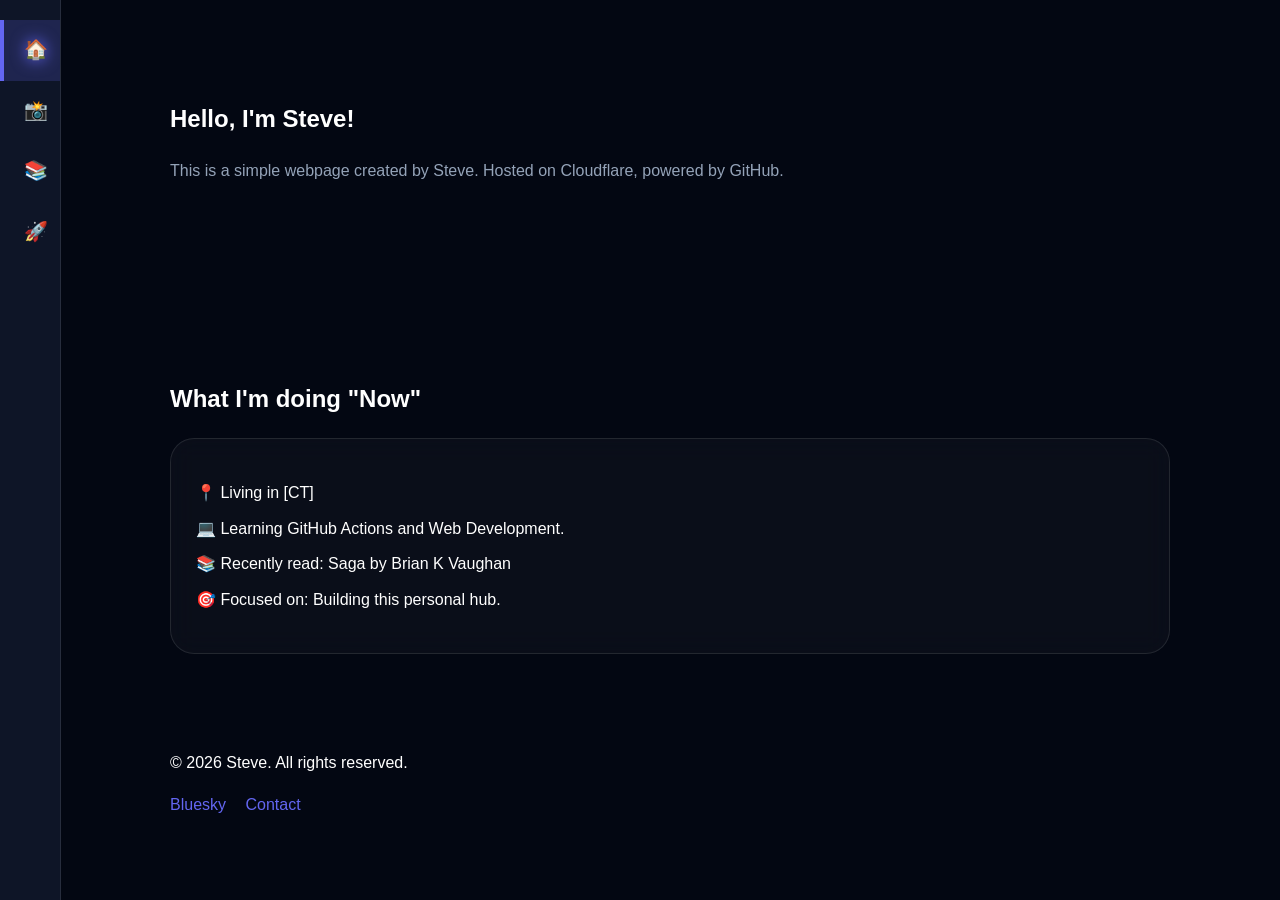
<file: index.html>
<!DOCTYPE html>
<html lang="en">
<head>
    <meta charset="UTF-8">
    <meta name="viewport" content="width=device-width, initial-scale=1.0">
    <title>My Website</title>

    <link rel="stylesheet" href="style.css">
</head>
<body data-page="index">
<nav class="side-nav"></nav>

<main id="home">
    <section class="content-section entrance-anim">
        <h1>Hello, I'm Steve!</h1>
        <p style="color: var(--text-dim);">This is a simple webpage created by Steve. Hosted on Cloudflare, powered by GitHub.</p>
    </section>

    <section id="now" class="content-section entrance-anim">
        <h2>What I'm doing "Now"</h2>
        <div class="card">
            <ul style="list-style: none; padding: 0;">
                <li style="margin-bottom: 10px;">📍 Living in [CT]</li>
                <li style="margin-bottom: 10px;">💻 Learning GitHub Actions and Web Development.</li>
                <li id="reading-link" style="margin-bottom: 10px;">📚 Recently read: [Saga by Brian K Vaughan]</li>
                <li style="margin-bottom: 10px;">🎯 Focused on: Building this personal hub.</li>
            </ul>
        </div>
    </section>
</main>

<footer>
    <div class="footer-content content-section" style="padding-top: 0;">
        <p>&copy; 2026 Steve. All rights reserved.</p>
        <nav>
            <a href="https://bsky.app/profile/kapalaga.com" style="color: #6366f1; text-decoration: none; margin-right: 15px;">Bluesky</a>
            <a href="mailto:Stephen.kimbowa@yahoo.com" style="color: #6366f1; text-decoration: none;">Contact</a>
        </nav>
    </div>
</footer>

<script src="script.js"></script>
</body>
</html>
</file>
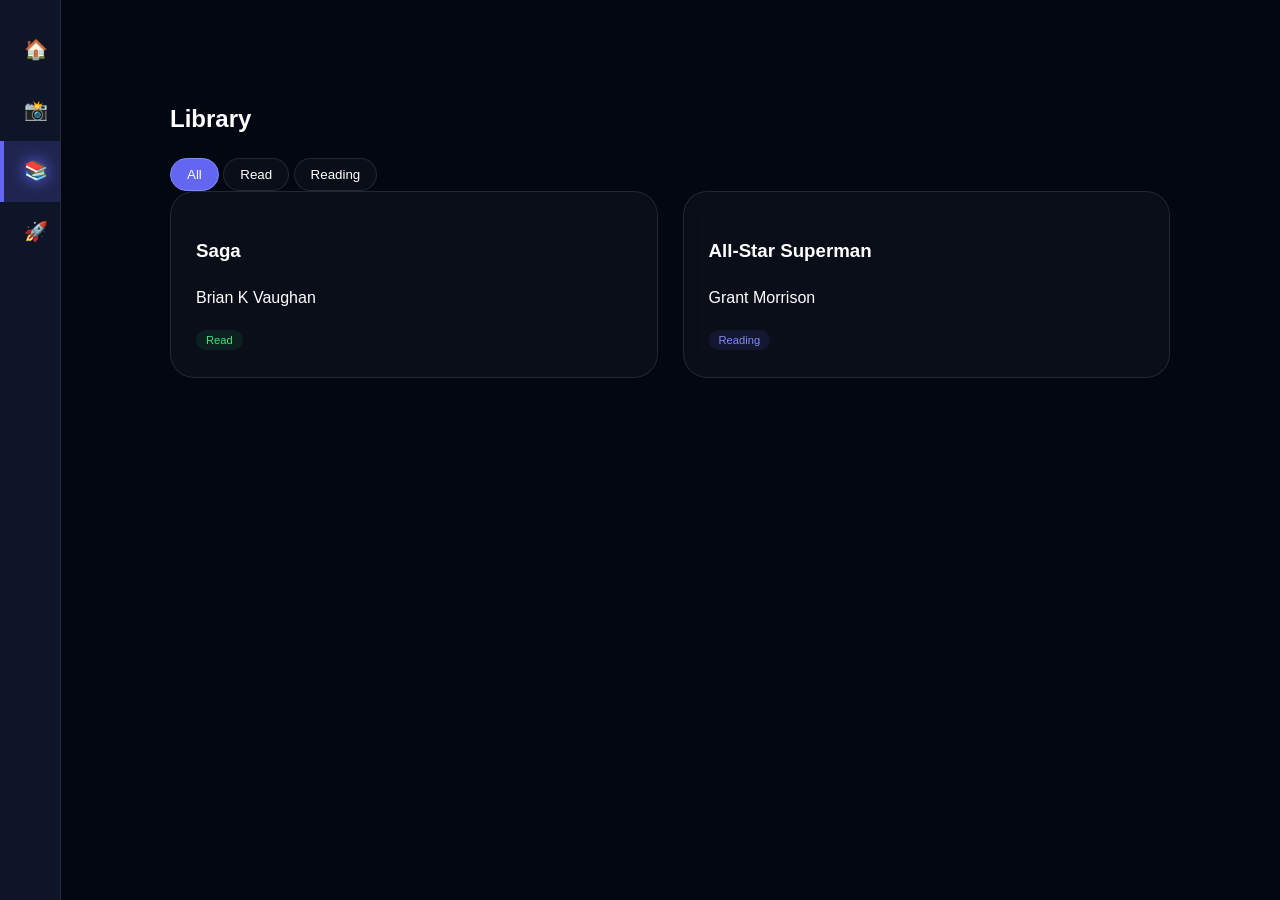
<file: library.html>
<!DOCTYPE html>
<html lang="en">
<head>
    <meta charset="UTF-8">
    <meta name="viewport" content="width=device-width, initial-scale=1.0">
    <title>My Library</title>
    <link rel="stylesheet" href="style.css?v=1.4">
</head>
<body>

<nav class="side-nav"></nav>



<main>
    <section id="books" class="content-section">
        <h2>Library</h2>

<div class="filter-controls">
    <button class="filter-btn active" data-filter="all">All</button>
    <button class="filter-btn" data-filter="finished">Read</button>
    <button class="filter-btn" data-filter="reading">Reading</button>
</div>

        <div class="book-grid">
            <div class="book-card">
                <div class="book-info">
                    <h3>Saga</h3>
                    <p class="author">Brian K Vaughan</p>
                    <span class="status-tag finished">Read</span>
                </div>
            </div>
            <div class="book-card">
                <div class="book-info">
                    <h3>All-Star Superman</h3>
                    <p class="author">Grant Morrison</p>
                    <span class="status-tag reading">Reading</span>
                </div>
            </div>
        </div>
    </section>
</main>

<script src="script.js?v=1.4"></script>

</body>
</html>
</file>
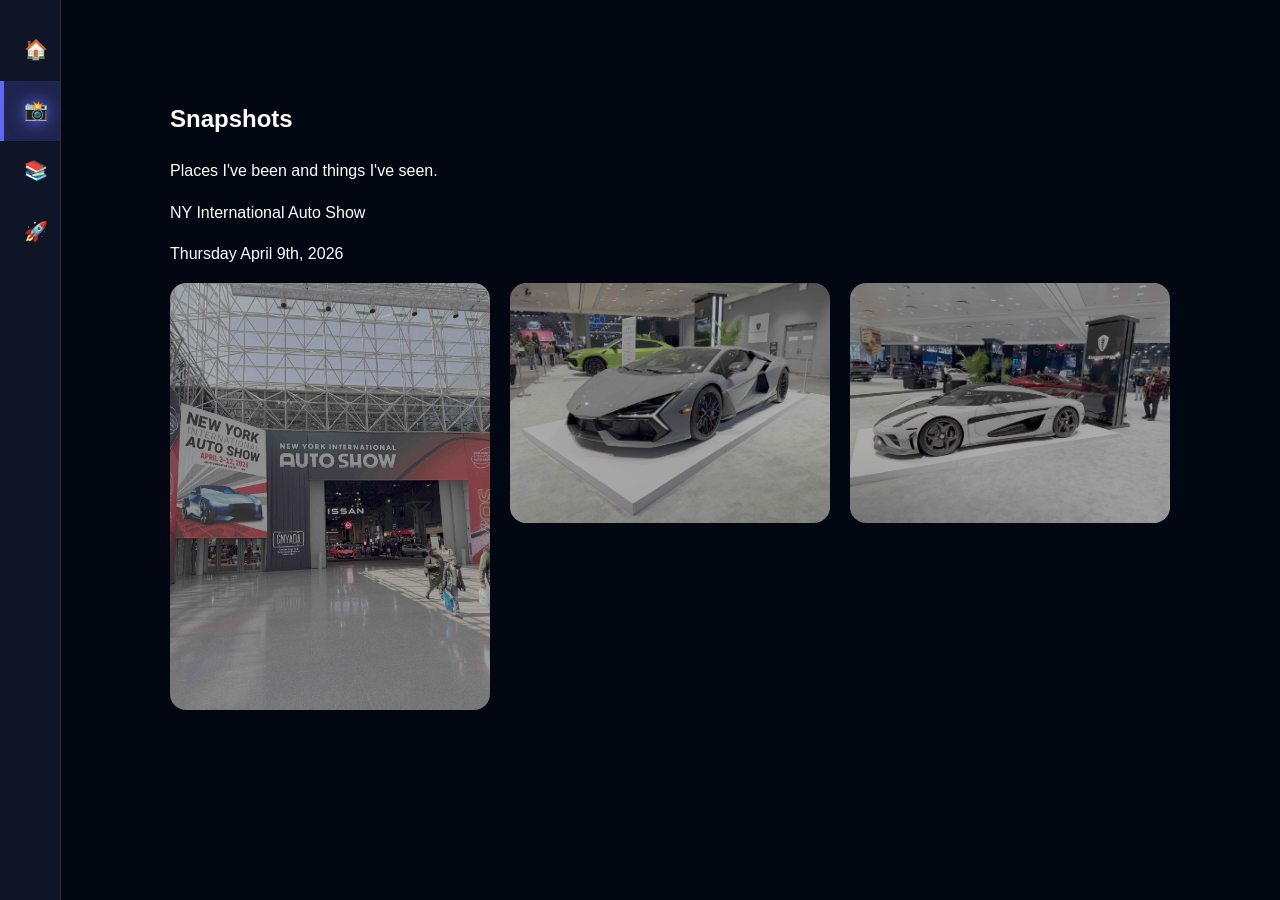
<file: photos.html>
<!DOCTYPE html>
<html lang="en">
<head>
    <meta charset="UTF-8">
    <meta name="viewport" content="width=device-width, initial-scale=1.0">
    <title>Snapshots - My Collection</title>
   <link rel="stylesheet" href="style.css?v=1.4"> 
</head>
<body>
    <nav class="side-nav"></nav>

    <main>
        <section id="photos" class="content-section">
            <h2>Snapshots</h2>
            <p class="section-intro">Places I've been and things I've seen.</p>

            <p>NY International Auto Show</p>
            <p>Thursday April 9th, 2026</p>
            
            <div class="photo-gallery">
                <div class="photo-item">
                    <img src="images/img_0111.jpeg" alt="Entrance Banner" loading="lazy">
                </div>
                <div class="photo-item">
                    <img src="images/img_0120.jpeg" alt="Porsche" loading="lazy">
                </div>
                <div class="photo-item">
                    <img src="images/img_0119.jpeg" alt="Koenigsegg" loading="lazy">
                </div>
            </div>
        </section>
    </main>

<script src="script.js?v=1.4"></script>
</body>
</html>
</file>
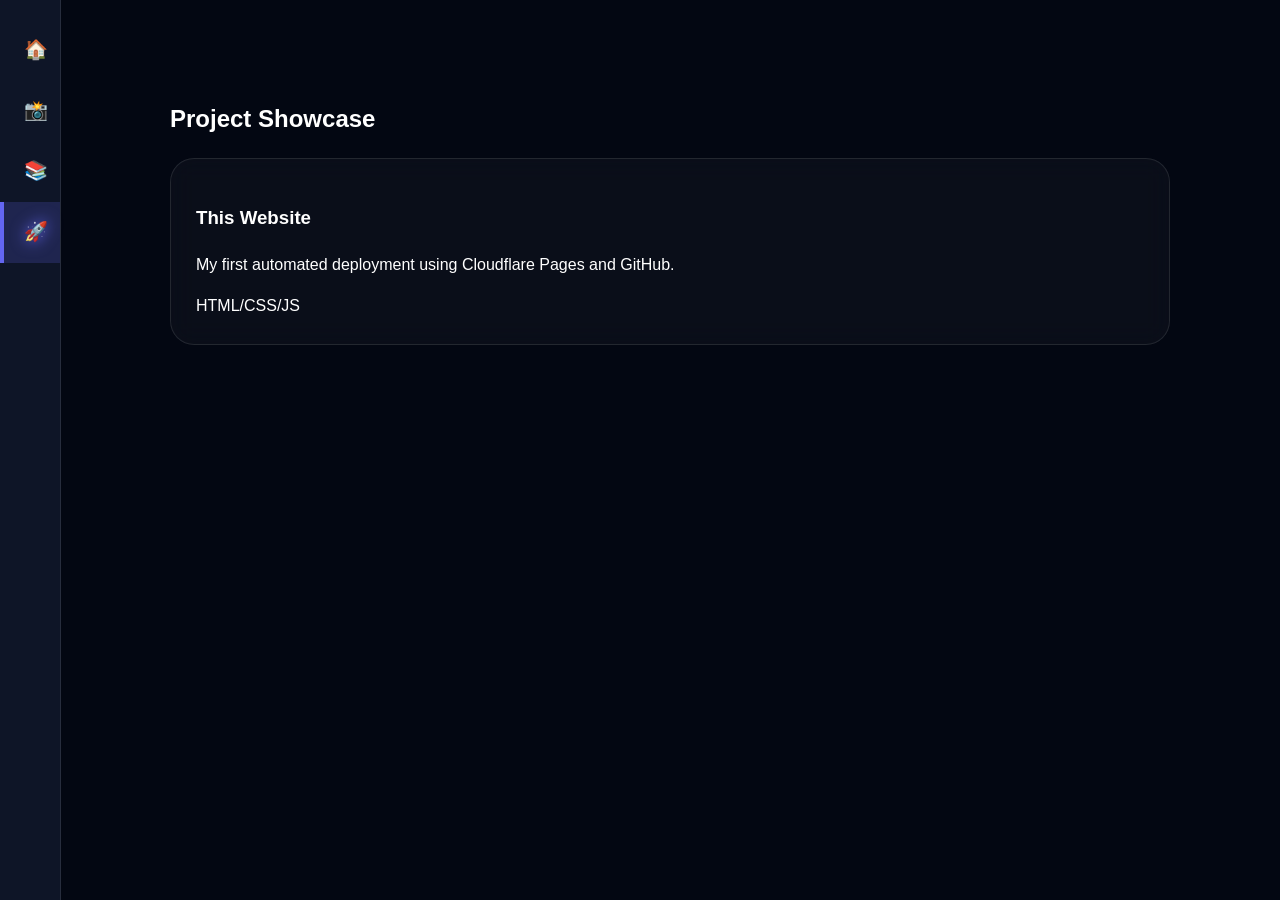
<file: projects.html>
<!DOCTYPE html>
<html lang="en">
<head>
    <meta charset="UTF-8">
    <meta name="viewport" content="width=device-width, initial-scale=1.0">
    <title>Projects - Steve</title>
    <link rel="stylesheet" href="style.css"> 
</head>
<body>

<nav class="side-nav"></nav>

<main>
    <section id="projects" class="content-section">
        <h2>Project Showcase</h2>
        <div class="project-grid">
            <div class="project-card">
                <h3>This Website</h3>
                <p>My first automated deployment using Cloudflare Pages and GitHub.</p>
                <span class="tag">HTML/CSS/JS</span>
            </div>
        </div>
    </section>
</main>

<script src="script.js"></script>

</body>
</html>
</file>
<file: style.css>
:root {
    --bg: #030712;
    --glass: rgba(255, 255, 255, 0.03);
    --glass-border: rgba(255, 255, 255, 0.1);
    --accent-gradient: linear-gradient(135deg, #6366f1 0%, #a855f7 50%, #ec4899 100%);
    --text-dim: #94a3b8;
}

body {
    margin: 0;
    font-family: 'Inter', sans-serif;
    background-color: var(--bg);
    color: white;
    line-height: 1.6;
    overflow-x: hidden;
}

/* 1. Side Nav */
.side-nav {
    position: fixed;
    left: 0; top: 0; height: 100vh; width: 60px;
    background: rgba(15, 23, 42, 0.95);
    backdrop-filter: blur(15px);
    -webkit-backdrop-filter: blur(15px);
    border-right: 1px solid var(--glass-border);
    transition: width 0.3s cubic-bezier(0.4, 0, 0.2, 1);
    z-index: 2000;
    display: flex;
    flex-direction: column;
    padding-top: 20px;
}

.side-nav.expanded { width: 200px; }

.nav-item a {
    display: flex;
    align-items: center;
    padding: 15px 20px;
    text-decoration: none;
    color: var(--text-dim);
    transition: 0.2s;
    border-left: 4px solid transparent; /* Placeholder for active state */
}

/* Active Highlight */
.side-nav .nav-item.active-page a {
    background: rgba(99, 102, 241, 0.2) !important;
    border-left: 4px solid #6366f1 !important;
    color: white !important;
}

.nav-item.active-page .icon {
    filter: drop-shadow(0 0 8px #6366f1);
}

.icon { min-width: 30px; font-size: 1.2rem; }
.nav-text { margin-left: 20px; opacity: 0; transition: opacity 0.2s; white-space: nowrap; }
.side-nav.expanded .nav-text { opacity: 1; }

/* 2. Layout */
main, footer { margin-left: 60px; transition: margin-left 0.3s ease; }
.content-section { padding: 80px 20px; max-width: 1000px; margin: 0 auto; }

/* 3. Universal Cards */
.book-card, .project-card, .card {
    background: var(--glass);
    backdrop-filter: blur(12px);
    border: 1px solid var(--glass-border);
    padding: 25px;
    border-radius: 24px;
    transition: transform 0.3s ease, box-shadow 0.3s ease;
}

.book-card:hover, .project-card:hover, .card:hover {
    transform: translateY(-4px); 
    background: rgba(255, 255, 255, 0.07);
    box-shadow: 0 10px 20px rgba(0, 0, 0, 0.3);
}

.project-grid, .book-grid {
    display: grid;
    grid-template-columns: repeat(auto-fit, minmax(280px, 1fr));
    gap: 25px;
}

/* 4. Animations */
@keyframes fadeInUp {
    from { opacity: 0; transform: translateY(15px); }
    to { opacity: 1; transform: translateY(0); }
}

.entrance-anim {
    opacity: 0;
    animation: fadeInUp 0.6s ease forwards;
}

.entrance-anim:nth-child(1) { animation-delay: 0.1s; }
.entrance-anim:nth-child(2) { animation-delay: 0.2s; }
.entrance-anim:nth-child(3) { animation-delay: 0.3s; }

/* 5. Photos & Lightbox */
.photo-gallery { column-count: 3; column-gap: 20px; }
.photo-item { margin-bottom: 20px; break-inside: avoid; }
.photo-item img { width: 100%; border-radius: 16px; transition: transform 0.3s ease; }
.photo-item img:hover { transform: scale(1.015); }

.lightbox {
    display: none; position: fixed; z-index: 10000; top: 0; left: 0; 
    width: 100%; height: 100%; background: rgba(0,0,0,0.95);
    justify-content: center; align-items: center; backdrop-filter: blur(10px);
}
.lightbox.active { display: flex; }
.lightbox img { max-width: 90%; max-height: 85%; transition: 0.3s; transform: scale(0.98); }
.lightbox.active img { transform: scale(1); }

/* 6. Mobile */
@media (max-width: 768px) {
    .side-nav {
        width: 100% !important; height: 60px !important;
        top: auto !important; bottom: 0 !important;
        left: 0 !important; flex-direction: row !important;
        justify-content: space-around; padding-top: 0; border-right: none;
        border-top: 1px solid var(--glass-border);
    }
    .nav-item.active-page a {
        border-left: none !important;
        border-top: 3px solid #6366f1 !important;
    }
    .nav-text { display: none; }
    main, footer { margin-left: 0 !important; padding-bottom: 80px; }
    .book-card:hover, .project-card:hover { transform: none !important; }
}

/* 7. Utility */
.filter-btn { background: var(--glass); border: 1px solid var(--glass-border); color: white; padding: 8px 16px; border-radius: 20px; cursor: pointer; transition: 0.2s; }
.filter-btn.active { background: #6366f1; border-color: #818cf8; }
.status-tag { font-size: 0.7rem; padding: 4px 10px; border-radius: 20px; }
.finished { background: rgba(34, 197, 94, 0.1); color: #4ade80; }
.reading { background: rgba(99, 102, 241, 0.1); color: #818cf8; }
</file>
